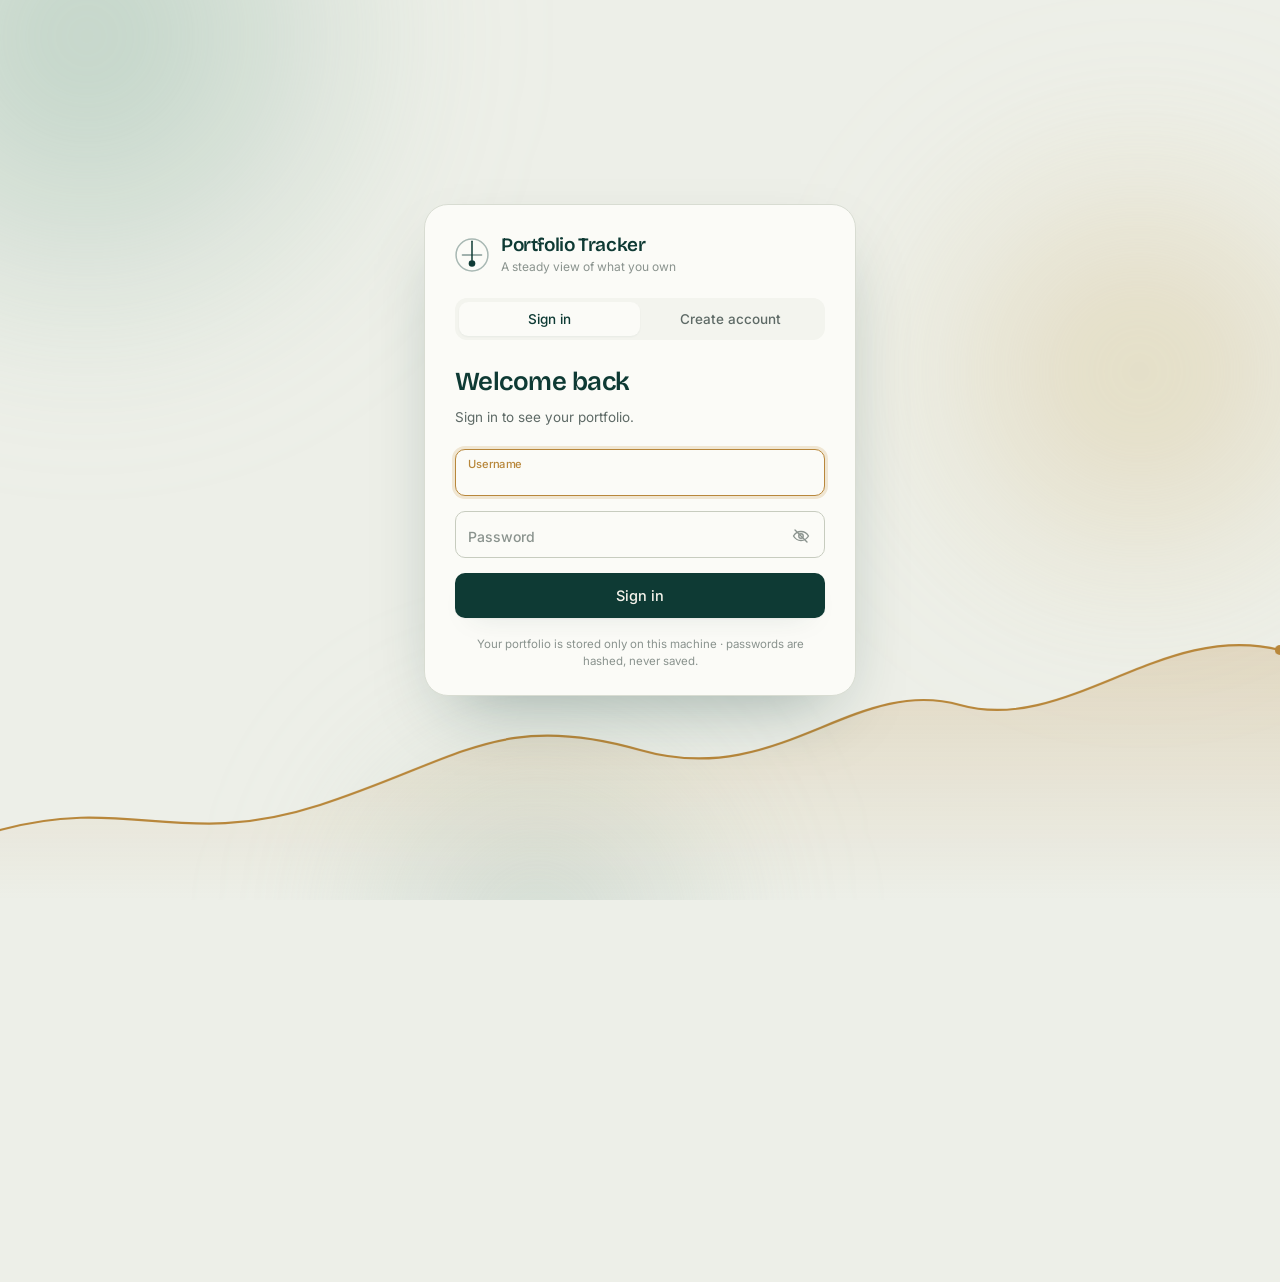
<file: frontend/index.html>
<!DOCTYPE html>
<html lang="en">
<head>
  <meta charset="utf-8">
  <meta name="viewport" content="width=device-width, initial-scale=1">
  <title>Portfolio Tracker</title>
  <meta name="description" content="A steady view of what you own — an NSE portfolio tracker with risk built in.">

  <!-- Fonts: Bricolage Grotesque (display + figures), Inter (UI), IBM Plex Mono (data) -->
  <link rel="preconnect" href="https://fonts.googleapis.com">
  <link rel="preconnect" href="https://fonts.gstatic.com" crossorigin>
  <link href="https://fonts.googleapis.com/css2?family=Bricolage+Grotesque:opsz,wght@12..96,400;12..96,500;12..96,600;12..96,700&family=IBM+Plex+Mono:wght@400;500;600&family=Inter:wght@400;450;500;600&display=swap" rel="stylesheet">

  <link rel="stylesheet" href="styles.css">
</head>
<body>
  <div class="grain" aria-hidden="true"></div>

  <!-- ========================= SIGN IN / CREATE ACCOUNT ========================= -->
  <div class="auth" id="authScreen" data-mode="login" hidden>
    <div class="auth__bg" aria-hidden="true">
      <span class="auth__orb auth__orb--a"></span>
      <span class="auth__orb auth__orb--b"></span>
      <span class="auth__orb auth__orb--c"></span>
      <svg class="auth__curve" viewBox="0 0 1200 320" preserveAspectRatio="none">
        <defs>
          <linearGradient id="authFill" x1="0" y1="0" x2="0" y2="1">
            <stop offset="0" stop-color="#B8873B" stop-opacity=".22"/>
            <stop offset="1" stop-color="#B8873B" stop-opacity="0"/>
          </linearGradient>
        </defs>
        <path class="auth__curve-fill" d="M0 250 C 120 215, 170 270, 300 225 S 470 130, 600 170 S 800 95, 900 125 S 1090 40, 1200 70 V320 H0 Z" fill="url(#authFill)"/>
        <path class="auth__curve-line" d="M0 250 C 120 215, 170 270, 300 225 S 470 130, 600 170 S 800 95, 900 125 S 1090 40, 1200 70"/>
        <circle class="auth__curve-dot" cx="1200" cy="70" r="5"/>
      </svg>
    </div>

    <div class="auth__card" role="dialog" aria-modal="true" aria-labelledby="authTitle">
      <div class="auth__brand">
        <span class="brand__mark" aria-hidden="true">
          <svg viewBox="0 0 32 32" width="34" height="34" fill="none">
            <circle cx="16" cy="16" r="15" stroke="currentColor" stroke-width="1.4" opacity=".35"/>
            <path d="M16 3v18" stroke="currentColor" stroke-width="1.4" stroke-linecap="round"/>
            <circle cx="16" cy="24" r="3.1" fill="currentColor"/>
            <path d="M7 16h18" stroke="currentColor" stroke-width="1.4" stroke-linecap="round" opacity=".5"/>
          </svg>
        </span>
        <div>
          <div class="auth__brand-name">Portfolio Tracker</div>
          <div class="auth__brand-tag">A steady view of what you own</div>
        </div>
      </div>

      <div class="auth__tabs" role="tablist" aria-label="Sign in or create an account">
        <button type="button" class="auth__tab is-active" role="tab" aria-selected="true" data-mode="login">Sign in</button>
        <button type="button" class="auth__tab" role="tab" aria-selected="false" data-mode="register">Create account</button>
        <span class="auth__ink" aria-hidden="true"></span>
      </div>

      <h1 class="auth__title" id="authTitle">Welcome back</h1>
      <p class="auth__sub" id="authSub">Sign in to see your portfolio.</p>

      <form id="authForm" novalidate>
        <div class="field fl">
          <input id="aUser" name="username" type="text" autocomplete="username" autocapitalize="off" spellcheck="false" placeholder=" " maxlength="30">
          <label for="aUser">Username</label>
          <p class="err" data-err="username"></p>
        </div>
        <div class="field fl fl--pw">
          <input id="aPass" name="password" type="password" autocomplete="current-password" placeholder=" ">
          <label for="aPass">Password</label>
          <button type="button" class="eye" id="aEye" aria-label="Show password"><svg viewBox="0 0 24 24" width="18" height="18" fill="none" stroke="currentColor" stroke-width="1.8" stroke-linecap="round" stroke-linejoin="round"><path class="eye-open" d="M2 12s3.5-6 10-6 10 6 10 6-3.5 6-10 6S2 12 2 12z"/><circle class="eye-open" cx="12" cy="12" r="3"/><path class="eye-slash" d="M4 4l16 16"/></svg></button>
          <p class="err" data-err="password"></p>
        </div>
        <div class="field fl" id="aConfirmWrap" hidden>
          <input id="aConfirm" name="confirm" type="password" autocomplete="new-password" placeholder=" ">
          <label for="aConfirm">Confirm password</label>
          <p class="err" data-err="confirm"></p>
        </div>
        <div class="pw-meter" id="aMeter" data-level="0" hidden><span></span><b></b></div>

        <p class="auth__error" id="authError" role="alert" hidden></p>

        <button type="submit" class="btn btn--primary auth__submit" id="authSubmit">
          <span class="auth__submit-label">Sign in</span>
          <span class="auth__spinner" aria-hidden="true"></span>
          <svg class="auth__tick" viewBox="0 0 24 24" width="20" height="20" fill="none" stroke="currentColor" stroke-width="2.4" stroke-linecap="round" stroke-linejoin="round" aria-hidden="true"><path d="M5 12.5l4.5 4.5L19 7.5"/></svg>
        </button>
      </form>

      <p class="auth__foot">Your portfolio is stored only on this machine · passwords are hashed, never saved.</p>
    </div>
  </div>

  <!-- ========================= TOP BAR ========================= -->
  <header class="topbar">
    <div class="brand">
      <span class="brand__mark" aria-hidden="true">
        <!-- a steady horizon / plumb line -->
        <svg viewBox="0 0 32 32" width="30" height="30" fill="none">
          <circle cx="16" cy="16" r="15" stroke="currentColor" stroke-width="1.4" opacity=".35"/>
          <path d="M16 3v18" stroke="currentColor" stroke-width="1.4" stroke-linecap="round"/>
          <circle cx="16" cy="24" r="3.1" fill="currentColor"/>
          <path d="M7 16h18" stroke="currentColor" stroke-width="1.4" stroke-linecap="round" opacity=".5"/>
        </svg>
      </span>
      <span class="brand__tag">A steady view of what you own</span>
    </div>

    <div class="topbar__right">
      <div class="market-ticker" id="marketTicker" aria-label="Live market indices"></div>
      <button class="btn btn--primary" id="addBtn">
        <svg viewBox="0 0 24 24" width="16" height="16" fill="none" stroke="currentColor" stroke-width="2" stroke-linecap="round"><path d="M12 5v14M5 12h14"/></svg>
        Add holding
      </button>

      <!-- signed-in user chip + menu (filled by auth.js) -->
      <div class="user" id="userMenu" hidden>
        <button class="user__chip" id="userChip" aria-haspopup="menu" aria-expanded="false">
          <span class="user__avatar" id="userAvatar">?</span>
          <span class="user__name" id="userName"></span>
          <svg viewBox="0 0 24 24" width="14" height="14" fill="none" stroke="currentColor" stroke-width="2" stroke-linecap="round" aria-hidden="true"><path d="M6 9l6 6 6-6"/></svg>
        </button>
        <div class="user__menu" id="userDropdown" role="menu" hidden>
          <button type="button" role="menuitem" id="pwBtn">
            <svg viewBox="0 0 24 24" width="16" height="16" fill="none" stroke="currentColor" stroke-width="1.8" stroke-linecap="round" aria-hidden="true"><rect x="4" y="10" width="16" height="10" rx="2"/><path d="M8 10V7a4 4 0 0 1 8 0v3"/></svg>
            Change password
          </button>
          <button type="button" role="menuitem" id="signOutBtn">
            <svg viewBox="0 0 24 24" width="16" height="16" fill="none" stroke="currentColor" stroke-width="1.8" stroke-linecap="round" aria-hidden="true"><path d="M10 4H5v16h5M14 8l4 4-4 4M18 12H9"/></svg>
            Sign out
          </button>
        </div>
      </div>
    </div>
  </header>

  <main class="wrap">

    <!-- ========================= HERO ========================= -->
    <section class="hero" aria-labelledby="heroLabel">
      <div class="hero__left">
        <p class="eyebrow" id="heroLabel">Portfolio value <span class="eyebrow__market" id="heroMarket"></span></p>
        <div class="hero__value">
          <span class="hero__cur">₹</span><span class="hero__num tnum" id="heroValue">0</span>
        </div>
        <div class="hero__meta">
          <span class="chip" id="heroDay"></span>
          <span class="hero__sep" aria-hidden="true">·</span>
          <span class="hero__total" id="heroTotal"></span>
        </div>
      </div>
      <div class="hero__right">
        <div class="spark" id="spark" aria-label="Portfolio value trend, last 30 sessions"></div>
        <p class="spark__cap">30-session trend</p>
      </div>
    </section>

    <!-- ========================= STAT STRIP ========================= -->
    <section class="strip" id="statStrip" aria-label="Portfolio summary metrics"></section>

    <!-- ========================= ALLOCATION RIBBON (signature) ========================= -->
    <section class="panel ribbon-panel" aria-labelledby="allocLabel">
      <div class="panel__head">
        <div>
          <h2 class="panel__title" id="allocLabel">Allocation</h2>
          <p class="panel__sub">Everything you hold, read as one band — by market value</p>
        </div>
        <span class="panel__hint tnum" id="ribbonTotal"></span>
      </div>
      <div class="ribbon" id="ribbon" role="img" aria-label="Portfolio allocation by holding"></div>
      <div class="ribbon__legend" id="ribbonLegend"></div>
    </section>

    <!-- ========================= HOLDINGS + SIDE ========================= -->
    <div class="columns">
      <!-- Holdings table -->
      <section class="panel" aria-labelledby="holdLabel">
        <div class="panel__head">
          <div>
            <h2 class="panel__title" id="holdLabel">Holdings</h2>
            <p class="panel__sub" id="holdCount">—</p>
          </div>
        </div>
        <div class="table-scroll">
          <table class="tbl" id="holdingsTable">
            <thead>
              <tr>
                <th class="tbl__l">Stock</th>
                <th>Qty</th>
                <th>Avg cost</th>
                <th>LTP</th>
                <th>Invested</th>
                <th>Market value</th>
                <th>P&amp;L</th>
                <th>Return</th>
                <th class="tbl__c">·</th>
              </tr>
            </thead>
            <tbody id="holdingsBody"></tbody>
          </table>
        </div>
        <div class="empty" id="holdingsEmpty" hidden>
          <div class="empty__icon" aria-hidden="true">
            <svg viewBox="0 0 24 24" width="26" height="26" fill="none" stroke="currentColor" stroke-width="1.5" stroke-linecap="round" stroke-linejoin="round"><path d="M3 7h18M3 12h18M3 17h18"/></svg>
          </div>
          <p class="empty__title">No holdings yet</p>
          <p class="empty__sub">Add your first NSE position to start tracking market value and returns.</p>
          <button class="btn btn--ghost" id="addBtnEmpty">Add holding</button>
        </div>
      </section>

      <!-- Side: sector donut + returns -->
      <aside class="side">
        <section class="panel" aria-labelledby="sectorLabel">
          <div class="panel__head panel__head--tight">
            <div>
              <h2 class="panel__title" id="sectorLabel">Sector mix</h2>
              <p class="panel__sub">Where your money sits</p>
            </div>
          </div>
          <div class="donut-wrap">
            <div class="donut" id="donut"></div>
            <ul class="donut__legend" id="donutLegend"></ul>
          </div>
        </section>

        <section class="panel" aria-labelledby="retLabel">
          <div class="panel__head panel__head--tight">
            <div>
              <h2 class="panel__title" id="retLabel">Return by holding</h2>
              <p class="panel__sub">Unrealised, since you bought</p>
            </div>
          </div>
          <div class="returns" id="returns"></div>
        </section>
      </aside>
    </div>

    <!-- ========================= CLOSED POSITIONS ========================= -->
    <section class="panel" aria-labelledby="closedLabel">
      <div class="panel__head">
        <div>
          <h2 class="panel__title" id="closedLabel">Closed positions</h2>
          <p class="panel__sub">Realised, booked history</p>
        </div>
        <span class="panel__hint tnum" id="closedTotal"></span>
      </div>
      <div class="table-scroll">
        <table class="tbl tbl--closed" id="closedTable">
          <thead>
            <tr>
              <th class="tbl__l">Stock</th>
              <th>Qty</th>
              <th>Buy</th>
              <th>Sell</th>
              <th>Booked P&amp;L</th>
              <th class="tbl__r">Closed</th>
            </tr>
          </thead>
          <tbody id="closedBody"></tbody>
        </table>
      </div>
      <div class="empty empty--sm" id="closedEmpty" hidden>
        <p class="empty__sub">Nothing sold yet. Booked profit and loss will show here.</p>
      </div>
    </section>

    <!-- ========================= STRATEGY BACKTEST (Module 2) ========================= -->
    <section class="panel bt-panel" id="backtestPanel" aria-labelledby="btLabel">
      <button type="button" class="bt-toggle" id="btToggle" aria-expanded="false" aria-controls="btBody">
        <span class="bt-toggle__lead">
          <span class="bt-toggle__ic" aria-hidden="true">
            <svg viewBox="0 0 24 24" width="19" height="19" fill="none" stroke="currentColor" stroke-width="1.7" stroke-linecap="round" stroke-linejoin="round"><path d="M3 3v18h18"/><path d="M7 14l4-5 3 3 5-7"/></svg>
          </span>
          <span class="bt-toggle__txt">
            <span class="panel__title" id="btLabel">Strategy backtest</span>
            <span class="panel__sub">Test an SMA crossover against buy-and-hold on NSE daily prices</span>
          </span>
        </span>
        <span class="bt-toggle__cta">
          <span class="bt-toggle__hint" id="btToggleHint">Open</span>
          <span class="bt-toggle__chev" aria-hidden="true">
            <svg viewBox="0 0 24 24" width="18" height="18" fill="none" stroke="currentColor" stroke-width="2" stroke-linecap="round" stroke-linejoin="round"><path d="m6 9 6 6 6-6"/></svg>
          </span>
        </span>
      </button>

      <div class="bt-body" id="btBody" hidden>
        <form id="btForm" class="bt-form" novalidate>
          <div class="field">
            <label for="btTicker">Stock</label>
            <input id="btTicker" list="btTickerList" type="text" placeholder="e.g. RELIANCE" autocomplete="off" spellcheck="false">
            <datalist id="btTickerList"></datalist>
            <p class="err" data-err="ticker"></p>
          </div>
          <div class="field">
            <label for="btShort">Short SMA</label>
            <input id="btShort" type="number" min="2" step="1" value="20" class="tnum">
            <p class="err" data-err="short"></p>
          </div>
          <div class="field">
            <label for="btLong">Long SMA</label>
            <input id="btLong" type="number" min="3" step="1" value="50" class="tnum">
            <p class="err" data-err="long"></p>
          </div>
          <div class="field">
            <label for="btCapital">Capital (₹)</label>
            <input id="btCapital" type="number" min="1" step="1000" value="100000" class="tnum">
            <p class="err" data-err="capital"></p>
          </div>
          <div class="field">
            <label for="btFrom">From</label>
            <input id="btFrom" type="date" class="tnum">
          </div>
          <div class="field">
            <label for="btTo">To</label>
            <input id="btTo" type="date" class="tnum">
          </div>
          <div class="bt-form__run">
            <button type="submit" class="btn btn--primary" id="btRun">Run backtest</button>
          </div>
        </form>

        <div class="bt-presets" id="btPresets" aria-label="Quick presets">
          <span class="bt-presets__lbl">Presets</span>
          <button type="button" class="bt-chip" data-preset="20,50">Golden 20 / 50</button>
          <button type="button" class="bt-chip" data-preset="50,200">Classic 50 / 200</button>
          <button type="button" class="bt-chip" data-preset="10,30">Fast 10 / 30</button>
        </div>

        <p class="bt-note" id="btNote" hidden></p>

        <div class="bt-empty" id="btEmpty">
          <div class="empty__icon" aria-hidden="true">
            <svg viewBox="0 0 24 24" width="24" height="24" fill="none" stroke="currentColor" stroke-width="1.5" stroke-linecap="round" stroke-linejoin="round"><path d="M3 3v18h18"/><path d="M7 14l4-5 3 3 5-7"/></svg>
          </div>
          <p class="empty__title">Run a backtest</p>
          <p class="empty__sub">Pick a stock and parameters, then run it to see whether the SMA strategy would have beaten simply holding.</p>
        </div>

        <div class="bt-results" id="btResults" hidden>
          <div class="bt-recap" id="btRecap"></div>
          <div class="bt-verdict" id="btVerdict"></div>
          <div class="bt-compare" id="btCompare"></div>
          <div class="bt-stats" id="btStats"></div>
          <div class="bt-chart">
            <div class="bt-chart__head">
              <span class="bt-chart__title">Portfolio value over time</span>
              <div class="bt-legend" id="btLegend"></div>
            </div>
            <div class="bt-chart__svg" id="btChart"></div>
          </div>
          <div class="bt-trades">
            <div class="bt-trades__head">
              <span class="bt-chart__title">Trade log</span>
              <span class="panel__sub" id="btTradesCount"></span>
            </div>
            <div class="table-scroll">
              <table class="tbl" id="btTradesTable">
                <thead>
                  <tr>
                    <th class="tbl__l">Trade date</th>
                    <th>Action</th>
                    <th>Price</th>
                    <th>Shares</th>
                    <th class="tbl__r">Profit</th>
                  </tr>
                </thead>
                <tbody id="btTradesBody"></tbody>
              </table>
            </div>
          </div>
        </div>
      </div>
    </section>

    <footer class="foot">
      <span>Module 1 — Portfolio Tracking · Module 2 — Strategy Backtesting</span>
      <span class="foot__mock" id="footMock"></span>
    </footer>
  </main>

  <!-- ========================= ADD / EDIT MODAL ========================= -->
  <div class="modal" id="formModal" hidden>
    <div class="modal__scrim" data-close></div>
    <div class="modal__card" role="dialog" aria-modal="true" aria-labelledby="formTitle">
      <div class="modal__head">
        <div>
          <h3 class="modal__title" id="formTitle">Add holding</h3>
          <p class="modal__sub" id="formSub">Record a new position in your portfolio.</p>
        </div>
        <button class="icon-btn" data-close aria-label="Close">
          <svg viewBox="0 0 24 24" width="18" height="18" fill="none" stroke="currentColor" stroke-width="2" stroke-linecap="round"><path d="M18 6 6 18M6 6l12 12"/></svg>
        </button>
      </div>

      <form id="holdingForm" novalidate>
        <div class="field">
          <label for="fTicker">Stock</label>
          <input id="fTicker" name="ticker" list="fTickerList" type="text" placeholder="Type a symbol, e.g. RELIANCE" autocomplete="off" spellcheck="false">
          <datalist id="fTickerList"></datalist>
          <p class="err" data-err="ticker"></p>
        </div>

        <div class="field-row">
          <div class="field">
            <label for="fQty" id="lblQty">Quantity</label>
            <input id="fQty" name="quantity" type="number" min="1" step="1" inputmode="numeric" placeholder="0" class="tnum">
            <p class="err" data-err="quantity"></p>
          </div>
          <div class="field">
            <label for="fAvg" id="lblAvg">Avg cost (₹)</label>
            <input id="fAvg" name="avgBuyPrice" type="number" min="0" step="0.05" inputmode="decimal" placeholder="0.00" class="tnum">
            <p class="err" data-err="avgBuyPrice"></p>
          </div>
        </div>

        <div class="field">
          <label for="fDate" id="lblDate">Purchase date</label>
          <input id="fDate" name="purchaseDate" type="date" class="tnum">
          <p class="err" data-err="purchaseDate"></p>
        </div>

        <div class="form-preview" id="formPreview" hidden></div>

        <div class="modal__actions">
          <button type="button" class="btn btn--ghost" data-close>Cancel</button>
          <button type="submit" class="btn btn--primary" id="formSubmit">Add holding</button>
        </div>
      </form>
    </div>
  </div>

  <!-- ========================= SELL MODAL ========================= -->
  <div class="modal" id="sellModal" hidden>
    <div class="modal__scrim" data-close-sell></div>
    <div class="modal__card modal__card--sm" role="dialog" aria-modal="true" aria-labelledby="sellTitle">
      <div class="modal__head">
        <div>
          <h3 class="modal__title" id="sellTitle">Sell</h3>
          <p class="modal__sub" id="sellSub"></p>
        </div>
        <button class="icon-btn" data-close-sell aria-label="Close">
          <svg viewBox="0 0 24 24" width="18" height="18" fill="none" stroke="currentColor" stroke-width="2" stroke-linecap="round"><path d="M18 6 6 18M6 6l12 12"/></svg>
        </button>
      </div>

      <form id="sellForm" novalidate>
        <div class="field-row">
          <div class="field">
            <label for="sQty">Quantity</label>
            <input id="sQty" name="quantity" type="number" min="1" step="1" inputmode="numeric" class="tnum">
            <p class="err" data-err="sQty"></p>
          </div>
          <div class="field">
            <label for="sPrice">Sell price (₹)</label>
            <input id="sPrice" name="sellPrice" type="number" min="0" step="0.05" inputmode="decimal" class="tnum">
            <p class="err" data-err="sPrice"></p>
          </div>
        </div>

        <div class="sell-preview">
          <span>Booked P&amp;L</span>
          <span class="tnum" id="sellPreview">—</span>
        </div>

        <div class="modal__actions">
          <button type="button" class="btn btn--ghost" data-close-sell>Cancel</button>
          <button type="submit" class="btn btn--sell" id="sellSubmit">Book sale</button>
        </div>
      </form>
    </div>
  </div>

  <!-- ========================= CHANGE PASSWORD MODAL ========================= -->
  <div class="modal" id="pwModal" hidden>
    <div class="modal__scrim" data-close-pw></div>
    <div class="modal__card modal__card--sm" role="dialog" aria-modal="true" aria-labelledby="pwTitle">
      <div class="modal__head">
        <div>
          <h3 class="modal__title" id="pwTitle">Change password</h3>
          <p class="modal__sub">Choose something at least 8 characters long.</p>
        </div>
        <button class="icon-btn" data-close-pw aria-label="Close">
          <svg viewBox="0 0 24 24" width="18" height="18" fill="none" stroke="currentColor" stroke-width="2" stroke-linecap="round"><path d="M18 6 6 18M6 6l12 12"/></svg>
        </button>
      </div>

      <form id="pwForm" novalidate>
        <div class="field">
          <label for="pCurrent">Current password</label>
          <input id="pCurrent" type="password" autocomplete="current-password">
          <p class="err" data-err="current"></p>
        </div>
        <div class="field">
          <label for="pNew">New password</label>
          <input id="pNew" type="password" autocomplete="new-password">
          <div class="pw-meter" id="pMeter" data-level="0"><span></span><b></b></div>
          <p class="err" data-err="new"></p>
        </div>
        <div class="field">
          <label for="pConfirm">Confirm new password</label>
          <input id="pConfirm" type="password" autocomplete="new-password">
          <p class="err" data-err="confirm"></p>
        </div>
        <div class="modal__actions">
          <button type="button" class="btn btn--ghost" data-close-pw>Cancel</button>
          <button type="submit" class="btn btn--primary auth__submit" id="pwSubmit">
            <span class="auth__submit-label">Update password</span>
            <span class="auth__spinner" aria-hidden="true"></span>
          </button>
        </div>
      </form>
      <div class="pw-done" id="pwDone" hidden>
        <svg viewBox="0 0 48 48" width="52" height="52" fill="none" aria-hidden="true">
          <circle class="pw-done__ring" cx="24" cy="24" r="21" stroke="currentColor" stroke-width="2"/>
          <path class="pw-done__tick" d="M14 25l7 7 13-14" stroke="currentColor" stroke-width="2.6" stroke-linecap="round" stroke-linejoin="round"/>
        </svg>
        <p>Password updated</p>
      </div>
    </div>
  </div>

  <script src="config.js"></script>
  <script src="auth.js"></script>
  <script src="app.js"></script>
  <script src="backtest.js"></script>
</body>
</html>
</file>
<file: frontend/styles.css>
/* =============================================================================
   Portfolio Tracker
   Design language: "the calm ledger" — deep teal ink + brass gold on warm mist.
   Numbers are the hero; the allocation ribbon is the signature.
   ========================================================================== */

:root{
  /* ---- palette ---- */
  --mist:        #EDEFE8;   /* warm-cool background */
  --mist-2:      #E4E7DE;   /* recessed fill */
  --surface:     #FBFBF7;   /* card */
  --surface-2:   #F3F4EE;   /* subtle inner fill */
  --ink:         #0E3A34;   /* deep teal — primary text + brand */
  --ink-soft:    #2A5049;   /* headings on surface */
  --muted:       #5E6A66;   /* secondary text */
  --faint:       #8A938E;   /* tertiary / captions */
  --line:        #D8DCD2;   /* hairline */
  --line-strong: #C7CCBF;
  --gold:        #B8873B;   /* brass accent — Indian wealth */
  --gold-soft:   #F0E6D2;
  --gold-line:   #DCC79A;
  --gain:        #2F7D5B;   /* muted jade */
  --gain-soft:   #E1EDE5;
  --loss:        #B4553F;   /* muted clay */
  --loss-soft:   #F2E2DC;

  /* holding / sector series — calm jewel tones */
  --c1:#0E3A34; --c2:#2F7D5B; --c3:#B8873B; --c4:#7C6BA0; --c5:#3E6E8E;
  --c6:#B4553F; --c7:#5C8A72; --c8:#9A7B4F; --c9:#4A6C6F; --c10:#8E5D6B;

  /* ---- type ---- */
  --display: "Bricolage Grotesque", ui-sans-serif, system-ui, sans-serif;
  --body:    "Inter", ui-sans-serif, system-ui, sans-serif;
  --mono:    "IBM Plex Mono", ui-monospace, monospace;

  /* ---- form ---- */
  --r:   16px;
  --r-sm:10px;
  --shadow:   0 1px 2px rgba(14,58,52,.05), 0 10px 30px -18px rgba(14,58,52,.28);
  --shadow-lg:0 30px 70px -30px rgba(14,58,52,.40);
  --maxw: 1200px;
}

*{ box-sizing:border-box; }
[hidden]{ display:none !important; }  /* class display rules must not override hidden */
html{ -webkit-text-size-adjust:100%; }
body{
  margin:0;
  background:var(--mist);
  color:var(--ink);
  font-family:var(--body);
  font-size:15px;
  line-height:1.5;
  -webkit-font-smoothing:antialiased;
  text-rendering:optimizeLegibility;
}
h1,h2,h3,p{ margin:0; }
button{ font-family:inherit; }
.tnum{ font-variant-numeric:tabular-nums; font-feature-settings:"tnum" 1; }

/* faint paper grain so flat fills don't read as sterile */
.grain{
  position:fixed; inset:0; z-index:0; pointer-events:none; opacity:.5;
  background-image:radial-gradient(rgba(14,58,52,.045) .5px, transparent .5px);
  background-size:4px 4px;
}

/* ============================ TOP BAR ============================ */
.topbar{
  position:relative; z-index:2;
  max-width:var(--maxw); margin:0 auto;
  display:flex; align-items:center; justify-content:space-between; gap:24px;
  padding:22px 28px 6px;
}
.brand{ display:flex; align-items:center; gap:12px; min-width:0; }
.brand__mark{ color:var(--ink); display:inline-flex; }
.brand__word{
  font-family:var(--display); font-weight:600; font-size:23px; letter-spacing:-.02em;
  color:var(--ink); display:inline-flex; align-items:baseline; gap:7px; line-height:1;
}
.brand__deva{
  font-family:var(--body); font-weight:500; font-size:13px; color:var(--gold);
  letter-spacing:0; transform:translateY(-1px);
}
.brand__tag{
  font-size:13px; color:var(--faint); padding-left:13px; margin-left:2px;
  border-left:1px solid var(--line-strong);
}
.topbar__right{ display:flex; align-items:center; gap:18px; }

.market-ticker{ display:flex; gap:16px; }
.mi{ display:flex; flex-direction:column; align-items:flex-end; line-height:1.15; }
.mi__name{ font-family:var(--mono); font-size:10.5px; letter-spacing:.08em; text-transform:uppercase; color:var(--faint); }
.mi__val{ font-size:13px; font-weight:600; }
.mi__val small{ font-weight:500; font-size:11.5px; margin-left:4px; }

/* ============================ BUTTONS ============================ */
.btn{
  display:inline-flex; align-items:center; gap:8px;
  padding:10px 16px; border-radius:var(--r-sm); border:1px solid transparent;
  font-size:14px; font-weight:500; cursor:pointer; white-space:nowrap;
  transition:transform .15s ease, filter .15s ease, background .15s ease, border-color .15s ease;
}
.btn:active{ transform:translateY(.5px) scale(.99); }
.btn--primary{ background:var(--ink); color:#F6F4EC; box-shadow:var(--shadow); }
.btn--primary:hover{ filter:brightness(1.12); }
.btn--sell{ background:var(--gain); color:#fff; }
.btn--sell:hover{ filter:brightness(1.08); }
.btn--ghost{ background:var(--surface); color:var(--ink); border-color:var(--line-strong); }
.btn--ghost:hover{ background:var(--surface-2); }

/* ============================ LAYOUT ============================ */
.wrap{
  position:relative; z-index:1;
  max-width:var(--maxw); margin:0 auto; padding:14px 28px 64px;
  display:flex; flex-direction:column; gap:22px;
}
.eyebrow{
  font-family:var(--mono); font-size:11px; letter-spacing:.14em; text-transform:uppercase;
  color:var(--muted); display:flex; align-items:center; gap:10px;
}
.eyebrow__market{
  color:var(--gold); font-size:10px; letter-spacing:.1em;
  padding:2px 7px; border:1px solid var(--gold-line); border-radius:20px; background:var(--gold-soft);
}

/* ============================ HERO ============================ */
.hero{
  display:flex; align-items:flex-end; justify-content:space-between; gap:32px;
  padding:14px 4px 26px; border-bottom:1px solid var(--line);
}
.hero__left{ min-width:0; }
.hero__value{ display:flex; align-items:baseline; gap:4px; margin-top:12px; color:var(--ink); }
.hero__cur{ font-family:var(--display); font-weight:500; font-size:clamp(28px,4vw,42px); color:var(--gold); }
.hero__num{
  font-family:var(--display); font-weight:600;
  font-size:clamp(46px,9vw,86px); line-height:.9; letter-spacing:-.03em;
}
.hero__meta{ display:flex; align-items:center; gap:12px; margin-top:16px; flex-wrap:wrap; }
.hero__sep{ color:var(--faint); }
.hero__total{ font-size:14px; color:var(--muted); }
.hero__total b{ font-weight:600; }
.chip{
  display:inline-flex; align-items:center; gap:6px;
  font-size:13.5px; font-weight:600; padding:5px 11px; border-radius:20px;
}
.chip--up{ color:var(--gain); background:var(--gain-soft); }
.chip--down{ color:var(--loss); background:var(--loss-soft); }

.hero__right{ flex-shrink:0; display:flex; flex-direction:column; align-items:flex-end; gap:6px; }
.spark{ width:clamp(200px,26vw,320px); height:82px; }
.spark svg{ width:100%; height:100%; overflow:visible; }
.spark__cap{ font-family:var(--mono); font-size:10px; letter-spacing:.1em; text-transform:uppercase; color:var(--faint); }

/* ============================ STAT STRIP ============================ */
.strip{
  display:grid; grid-template-columns:repeat(5,1fr);
  background:var(--surface); border:1px solid var(--line); border-radius:var(--r);
  box-shadow:var(--shadow); overflow:hidden;
}
.stat{ padding:18px 20px; position:relative; }
.stat + .stat::before{
  content:""; position:absolute; left:0; top:16px; bottom:16px; width:1px;
  background:linear-gradient(var(--line),var(--gold-line),var(--line));
}
.stat__label{
  font-family:var(--mono); font-size:10px; letter-spacing:.1em; text-transform:uppercase;
  color:var(--faint); display:flex; align-items:center; gap:6px; margin-bottom:9px;
}
.stat__value{ font-family:var(--display); font-size:23px; font-weight:600; letter-spacing:-.02em; line-height:1; }
.stat__sub{ font-size:12px; color:var(--muted); margin-top:6px; }
.stat__value.up, .stat__sub.up{ color:var(--gain); }
.stat__value.down, .stat__sub.down{ color:var(--loss); }

/* ============================ PANELS ============================ */
.panel{
  background:var(--surface); border:1px solid var(--line); border-radius:var(--r);
  box-shadow:var(--shadow); padding:22px 24px;
}
.panel__head{ display:flex; align-items:flex-start; justify-content:space-between; gap:16px; margin-bottom:18px; }
.panel__head--tight{ margin-bottom:14px; }
.panel__title{ font-family:var(--display); font-size:17px; font-weight:600; letter-spacing:-.01em; color:var(--ink); }
.panel__sub{ font-size:12.5px; color:var(--muted); margin-top:3px; }
.panel__hint{ font-size:13px; color:var(--muted); }
.panel__hint b{ color:var(--ink); font-weight:600; }

/* ============================ ALLOCATION RIBBON (signature) ============================ */
.ribbon{ display:flex; width:100%; height:46px; border-radius:9px; overflow:hidden; background:var(--mist-2); }
.ribbon__seg{
  position:relative; height:100%; cursor:default;
  border-right:1.5px solid var(--gold-soft);
  transition:flex-basis .5s cubic-bezier(.2,.8,.2,1), filter .15s ease;
}
.ribbon__seg:last-child{ border-right:0; }
.ribbon__seg:hover{ filter:brightness(1.1) saturate(1.1); }
.ribbon__seg .tip{
  position:absolute; bottom:calc(100% + 8px); left:50%; transform:translateX(-50%) translateY(4px);
  background:var(--ink); color:#F4F2EA; font-size:11.5px; white-space:nowrap;
  padding:5px 9px; border-radius:7px; opacity:0; pointer-events:none;
  transition:opacity .15s ease, transform .15s ease; box-shadow:var(--shadow); z-index:5;
}
.ribbon__seg .tip b{ color:var(--gold-soft); }
.ribbon__seg:hover .tip{ opacity:1; transform:translateX(-50%) translateY(0); }
.ribbon__legend{ display:flex; flex-wrap:wrap; gap:8px 20px; margin-top:16px; }
.rl{ display:flex; align-items:center; gap:8px; font-size:12.5px; }
.rl__dot{ width:9px; height:9px; border-radius:3px; flex-shrink:0; }
.rl__t{ font-family:var(--mono); font-size:12px; color:var(--ink); font-weight:500; }
.rl__p{ color:var(--faint); font-size:11.5px; }

/* ============================ COLUMNS ============================ */
.columns{ display:grid; grid-template-columns:minmax(0,1.62fr) minmax(0,1fr); gap:22px; align-items:start; }
.side{ display:flex; flex-direction:column; gap:22px; }

/* ============================ TABLE ============================ */
.table-scroll{ overflow-x:auto; margin:0 -24px; padding:0 24px; }
.tbl{ width:100%; border-collapse:collapse; min-width:640px; }
.tbl thead th{
  font-family:var(--mono); font-size:10px; letter-spacing:.08em; text-transform:uppercase;
  color:var(--faint); font-weight:600; text-align:right; padding:0 12px 12px; white-space:nowrap;
}
.tbl thead th.tbl__l{ text-align:left; padding-left:0; }
.tbl thead th.tbl__c{ text-align:center; }
.tbl thead th.tbl__r{ padding-right:0; }
.tbl tbody tr{ border-top:1px solid var(--line); transition:background .14s ease; }
.tbl tbody tr:hover{ background:var(--surface-2); }
.tbl td{ padding:14px 12px; text-align:right; font-size:13.5px; white-space:nowrap; }
.tbl td.cell-stock{ text-align:left; padding-left:0; }
.tbl td.cell-actions{ text-align:center; padding-right:0; }

.stock{ display:flex; align-items:center; gap:10px; }
.chev{
  display:inline-flex; padding:5px; margin:-5px 0 -5px -4px; border:none; background:transparent;
  color:var(--faint); cursor:pointer; border-radius:7px; flex-shrink:0;
  transition:transform .18s ease, background .14s ease, color .14s ease;
}
.chev:hover{ background:var(--surface-2); color:var(--ink); }
.chev.is-open{ transform:rotate(90deg); color:var(--gold); }
.stock__tk{
  width:6px; height:30px; border-radius:3px; flex-shrink:0;
}

/* expandable read-only detail row */
.detail-row > td{ padding:0 !important; background:var(--surface-2); }
.detail{
  display:grid; grid-template-columns:repeat(auto-fit,minmax(150px,1fr)); gap:14px 24px;
  padding:18px 24px 20px 30px;
  border-left:3px solid var(--gold-line);
  animation:detailIn .2s ease;
}
@keyframes detailIn{ from{ opacity:0; transform:translateY(-4px);} to{ opacity:1; transform:none;} }
.detail__item{ display:flex; flex-direction:column; gap:3px; text-align:left; }
.detail__k{ font-family:var(--mono); font-size:10px; letter-spacing:.08em; text-transform:uppercase; color:var(--faint); }
.detail__v{ font-size:14px; color:var(--ink); font-weight:500; font-variant-numeric:tabular-nums; }
.detail__v.up{ color:var(--gain); } .detail__v.down{ color:var(--loss); }
.stock__meta{ display:flex; flex-direction:column; line-height:1.25; }
.stock__sym{ font-family:var(--mono); font-weight:600; font-size:13.5px; color:var(--ink); letter-spacing:.01em; }
.stock__sec{ font-size:11px; color:var(--faint); }
.muted-cell{ color:var(--muted); }

.pill{ display:inline-block; padding:3px 9px; border-radius:7px; font-size:12px; font-weight:600; }
.pill.up{ color:var(--gain); background:var(--gain-soft); }
.pill.down{ color:var(--loss); background:var(--loss-soft); }
.pl.up{ color:var(--gain); font-weight:600; }
.pl.down{ color:var(--loss); font-weight:600; }

.row-actions{ display:inline-flex; gap:2px; }
.icon-btn{
  display:inline-flex; padding:7px; border-radius:8px; border:1px solid transparent;
  background:transparent; color:var(--faint); cursor:pointer; transition:all .14s ease;
}
.icon-btn:hover{ background:var(--surface-2); color:var(--ink); border-color:var(--line); }
.icon-btn.is-sell:hover{ color:var(--gain); background:var(--gain-soft); }
.icon-btn.is-del:hover{ color:var(--loss); background:var(--loss-soft); }

.tbl--closed tfoot td, .closed-foot{ }
.closed-foot{
  border-top:1.5px solid var(--line-strong); background:var(--surface-2);
  font-weight:700; color:var(--ink);
}

/* ============================ EMPTY ============================ */
.empty{ display:flex; flex-direction:column; align-items:center; text-align:center; gap:6px; padding:46px 20px; }
.empty--sm{ padding:26px 20px; }
.empty__icon{
  width:50px; height:50px; display:grid; place-items:center; border-radius:14px;
  background:var(--surface-2); color:var(--faint); margin-bottom:6px;
}
.empty__title{ font-family:var(--display); font-size:15px; font-weight:600; color:var(--ink); }
.empty__sub{ font-size:13px; color:var(--muted); max-width:300px; }
.empty .btn{ margin-top:12px; }

/* ============================ DONUT ============================ */
.donut-wrap{ display:flex; align-items:center; gap:20px; flex-wrap:wrap; }
.donut{ position:relative; width:150px; height:150px; flex-shrink:0; }
.donut svg{ width:100%; height:100%; transform:rotate(-90deg); }
.donut__center{
  position:absolute; inset:0; display:flex; flex-direction:column; align-items:center; justify-content:center;
  text-align:center; pointer-events:none;
}
.donut__center b{ font-family:var(--display); font-size:19px; font-weight:600; color:var(--ink); line-height:1; }
.donut__center span{ font-family:var(--mono); font-size:9px; letter-spacing:.1em; text-transform:uppercase; color:var(--faint); margin-top:4px; }
.donut__legend{ list-style:none; margin:0; padding:0; display:flex; flex-direction:column; gap:9px; min-width:120px; flex:1; }
.donut__legend li{ display:flex; align-items:center; gap:9px; font-size:12.5px; }
.dl__dot{ width:9px; height:9px; border-radius:3px; flex-shrink:0; }
.dl__name{ color:var(--ink); }
.dl__pct{ margin-left:auto; font-variant-numeric:tabular-nums; color:var(--muted); font-weight:500; }

/* ============================ RETURNS BARS ============================ */
.returns{ display:flex; flex-direction:column; gap:11px; }
.ret{ display:grid; grid-template-columns:64px 1fr 58px; align-items:center; gap:10px; }
.ret__sym{ font-family:var(--mono); font-size:12px; font-weight:600; color:var(--ink); }
.ret__track{ position:relative; height:10px; background:var(--surface-2); border-radius:6px; }
.ret__mid{ position:absolute; top:-3px; bottom:-3px; left:50%; width:1px; background:var(--line-strong); }
.ret__fill{ position:absolute; top:0; height:100%; border-radius:6px; transition:width .6s cubic-bezier(.2,.8,.2,1); }
.ret__val{ text-align:right; font-variant-numeric:tabular-nums; font-size:12.5px; font-weight:600; }
.ret__val.up{ color:var(--gain); } .ret__val.down{ color:var(--loss); }

/* ============================ BACKTEST (Module 2) ============================ */
.bt-panel{ padding:0; overflow:hidden; }

/* collapsible header */
.bt-toggle{
  width:100%; display:flex; align-items:center; justify-content:space-between; gap:16px;
  padding:20px 24px; background:transparent; border:0; cursor:pointer; text-align:left;
  transition:background .14s ease;
}
.bt-toggle:hover{ background:var(--surface-2); }
.bt-toggle__lead{ display:flex; align-items:center; gap:14px; min-width:0; }
.bt-toggle__ic{
  display:grid; place-items:center; width:40px; height:40px; flex-shrink:0;
  border-radius:11px; background:var(--gold-soft); color:var(--gold); border:1px solid var(--gold-line);
}
.bt-toggle__txt{ display:flex; flex-direction:column; gap:3px; min-width:0; }
.bt-toggle__cta{ display:flex; align-items:center; gap:10px; flex-shrink:0; }
.bt-toggle__hint{ font-family:var(--mono); font-size:10px; letter-spacing:.1em; text-transform:uppercase; color:var(--faint); }
.bt-toggle__chev{ display:inline-flex; color:var(--muted); transition:transform .25s cubic-bezier(.2,.8,.2,1); }
.bt-toggle[aria-expanded="true"] .bt-toggle__chev{ transform:rotate(180deg); }
.bt-toggle[aria-expanded="true"] .bt-toggle__ic{ background:var(--ink); color:#F6F4EC; border-color:var(--ink); }

.bt-body{ padding:4px 24px 24px; border-top:1px solid var(--line); animation:btIn .28s ease; }
@keyframes btIn{ from{ opacity:0; transform:translateY(-6px);} to{ opacity:1; transform:none; } }

/* form */
.bt-form{
  display:grid; grid-template-columns:1.5fr .8fr .8fr 1fr 1fr 1fr auto;
  gap:14px; align-items:end; margin-top:18px;
}
.bt-form .field{ margin-bottom:0; }
.bt-form input{
  width:100%; padding:10px 12px; border:1px solid var(--line-strong); border-radius:var(--r-sm);
  background:var(--surface); font-family:inherit; font-size:14px; color:var(--ink);
  transition:border-color .14s ease, box-shadow .14s ease;
}
.bt-form input:focus{ outline:none; border-color:var(--gold); box-shadow:0 0 0 3px var(--gold-soft); }
.bt-form input.invalid{ border-color:var(--loss); box-shadow:0 0 0 3px var(--loss-soft); }
.bt-form label{ display:block; font-size:12.5px; font-weight:500; color:var(--muted); margin-bottom:6px; }
.bt-form__run .btn{ width:100%; justify-content:center; }
.bt-form__run .btn[disabled]{ opacity:.6; cursor:progress; }

/* presets */
.bt-presets{ display:flex; align-items:center; flex-wrap:wrap; gap:8px; margin-top:14px; }
.bt-presets__lbl{ font-family:var(--mono); font-size:10px; letter-spacing:.1em; text-transform:uppercase; color:var(--faint); margin-right:2px; }
.bt-chip{
  padding:6px 12px; border-radius:20px; border:1px solid var(--line-strong); background:var(--surface);
  font-family:inherit; font-size:12.5px; color:var(--ink-soft); cursor:pointer; transition:all .14s ease;
}
.bt-chip:hover{ border-color:var(--gold-line); background:var(--gold-soft); color:var(--ink); }

.bt-note{ margin-top:14px; font-size:12.5px; color:var(--muted); padding:11px 14px; background:var(--surface-2); border-radius:var(--r-sm); }
.bt-note.is-error{ color:var(--loss); background:var(--loss-soft); }

.bt-empty{ display:flex; flex-direction:column; align-items:center; text-align:center; gap:5px; padding:34px 20px 22px; }

.bt-results{ margin-top:22px; display:flex; flex-direction:column; gap:20px; }

/* params recap chips */
.bt-recap{ display:flex; flex-wrap:wrap; gap:8px; }
.bt-recap__chip{
  display:inline-flex; align-items:center; gap:6px; font-family:var(--mono); font-size:11.5px;
  padding:5px 10px; border-radius:7px; background:var(--surface-2); color:var(--ink-soft); border:1px solid var(--line);
}
.bt-recap__chip b{ color:var(--ink); font-weight:600; }

/* verdict banner */
.bt-verdict{ display:flex; align-items:center; gap:13px; padding:16px 18px; border-radius:var(--r-sm); }
.bt-verdict.win{ background:var(--gain-soft); }
.bt-verdict.lose{ background:var(--loss-soft); }
.bt-verdict__ic{
  display:grid; place-items:center; width:38px; height:38px; border-radius:11px; flex-shrink:0; color:#fff;
}
.bt-verdict.win .bt-verdict__ic{ background:var(--gain); }
.bt-verdict.lose .bt-verdict__ic{ background:var(--loss); }
.bt-verdict__txt{ display:flex; flex-direction:column; gap:2px; }
.bt-verdict__txt b{ font-family:var(--display); font-size:16px; font-weight:600; color:var(--ink); }
.bt-verdict__txt span{ font-size:13px; color:var(--muted); font-variant-numeric:tabular-nums; }

/* head-to-head comparison bars */
.bt-compare{ display:flex; flex-direction:column; gap:15px; padding:18px 20px; background:var(--surface-2); border:1px solid var(--line); border-radius:var(--r); }
.bt-cmp__top{ display:flex; align-items:baseline; justify-content:space-between; gap:12px; margin-bottom:7px; }
.bt-cmp__name{ display:flex; align-items:center; gap:8px; font-size:13px; font-weight:500; color:var(--ink-soft); }
.bt-cmp__dot{ width:10px; height:10px; border-radius:3px; flex-shrink:0; }
.bt-cmp__ret{ font-family:var(--display); font-size:16px; font-weight:600; font-variant-numeric:tabular-nums; }
.bt-cmp__ret.up{ color:var(--gain); } .bt-cmp__ret.down{ color:var(--loss); }
.bt-cmp__track{ height:13px; background:var(--mist-2); border-radius:7px; overflow:hidden; }
.bt-cmp__fill{ height:100%; border-radius:7px; transition:width .7s cubic-bezier(.2,.8,.2,1); }
.bt-cmp__foot{ margin-top:5px; font-size:11.5px; color:var(--faint); font-variant-numeric:tabular-nums; }

/* stat tiles */
.bt-stats{
  display:grid; grid-template-columns:repeat(auto-fit,minmax(150px,1fr)); gap:1px;
  background:var(--line); border:1px solid var(--line); border-radius:var(--r); overflow:hidden;
}
.bt-stat{ background:var(--surface); padding:15px 17px; }
.bt-stat__label{ font-family:var(--mono); font-size:10px; letter-spacing:.1em; text-transform:uppercase; color:var(--faint); margin-bottom:8px; }
.bt-stat__value{ font-family:var(--display); font-size:21px; font-weight:600; letter-spacing:-.02em; line-height:1; }
.bt-stat__value.up{ color:var(--gain); } .bt-stat__value.down{ color:var(--loss); }
.bt-stat__sub{ font-size:11.5px; color:var(--muted); margin-top:6px; }

/* chart */
.bt-chart__head{ display:flex; align-items:center; justify-content:space-between; gap:14px; margin-bottom:12px; flex-wrap:wrap; }
.bt-chart__title{ font-family:var(--display); font-size:15px; font-weight:600; color:var(--ink); }
.bt-legend{ display:flex; gap:16px; flex-wrap:wrap; }
.bt-lg{ display:flex; align-items:center; gap:7px; font-size:12.5px; color:var(--muted); }
.bt-lg__ln{ width:16px; height:3px; border-radius:2px; flex-shrink:0; }
.bt-chart__svg{ background:var(--surface); border:1px solid var(--line); border-radius:var(--r-sm); padding:10px 12px; }
.bt-chart__svg svg{ width:100%; height:auto; display:block; overflow:visible; }
.bt-chart__svg text.bt-axis{ font-family:var(--mono); font-size:10px; fill:var(--faint); }
.bt-chart__svg text.bt-note-txt{ font-family:var(--mono); font-size:10px; fill:var(--muted); }

/* trade log */
.bt-trades__head{ display:flex; align-items:baseline; justify-content:space-between; gap:12px; margin-bottom:10px; }

@media (max-width:940px){
  .bt-form{ grid-template-columns:1fr 1fr; }
  .bt-form__run{ grid-column:1 / -1; }
}
@media (max-width:520px){
  .bt-form{ grid-template-columns:1fr; }
  .bt-toggle__hint{ display:none; }
}

/* ============================ FOOTER ============================ */
.foot{
  display:flex; align-items:center; justify-content:space-between;
  font-family:var(--mono); font-size:11px; letter-spacing:.05em; color:var(--faint);
  padding-top:6px; border-top:1px solid var(--line);
}
.foot__mock{ display:inline-flex; align-items:center; gap:7px; }
.foot__mock::before{ content:""; width:7px; height:7px; border-radius:50%; background:var(--gold); box-shadow:0 0 0 3px var(--gold-soft); }

/* ============================ MODALS ============================ */
.modal{ position:fixed; inset:0; z-index:60; display:grid; place-items:center; padding:24px; }
.modal[hidden]{ display:none; }
.modal__scrim{ position:absolute; inset:0; background:rgba(14,40,36,.34); backdrop-filter:blur(5px); animation:fade .18s ease; }
.modal__card{
  position:relative; width:100%; max-width:452px; background:var(--surface);
  border:1px solid var(--line); border-radius:20px; box-shadow:var(--shadow-lg);
  padding:26px; animation:pop .22s cubic-bezier(.16,1,.3,1);
}
.modal__card--sm{ max-width:404px; }
.modal__head{ display:flex; align-items:flex-start; justify-content:space-between; gap:14px; margin-bottom:20px; }
.modal__title{ font-family:var(--display); font-size:19px; font-weight:600; color:var(--ink); }
.modal__sub{ font-size:12.5px; color:var(--muted); margin-top:4px; }

.field{ margin-bottom:15px; }
.field-row{ display:grid; grid-template-columns:1fr 1fr; gap:14px; }
.field label{ display:block; font-size:12.5px; font-weight:500; color:var(--muted); margin-bottom:6px; }
.field input, .field select{
  width:100%; padding:10px 12px; border:1px solid var(--line-strong); border-radius:var(--r-sm);
  background:var(--surface); font-family:inherit; font-size:14px; color:var(--ink);
  transition:border-color .14s ease, box-shadow .14s ease;
}
.field input:focus, .field select:focus{
  outline:none; border-color:var(--gold); box-shadow:0 0 0 3px var(--gold-soft);
}
.field input.invalid, .field select.invalid{ border-color:var(--loss); box-shadow:0 0 0 3px var(--loss-soft); }
.select-wrap{ position:relative; }
.select-wrap select{ appearance:none; cursor:pointer; padding-right:36px; }
.select-caret{ position:absolute; right:12px; top:50%; transform:translateY(-50%); color:var(--faint); pointer-events:none; }
#fTicker{ text-transform:uppercase; }
#fTicker::placeholder{ text-transform:none; letter-spacing:0; }
.err{ font-size:11.5px; color:var(--loss); margin-top:5px; min-height:0; }
.err:empty{ display:none; }

.form-preview{
  margin-top:2px; padding:12px 14px; border-radius:var(--r-sm);
  background:var(--gold-soft); border:1px solid var(--gold-line);
  font-size:12.5px; color:var(--ink-soft); line-height:1.5;
}
.form-preview b{ font-weight:600; color:var(--ink); font-variant-numeric:tabular-nums; }
.sell-preview{
  display:flex; align-items:center; justify-content:space-between; margin-top:4px;
  padding:12px 14px; border-radius:var(--r-sm); background:var(--surface-2);
  font-size:13px; color:var(--muted);
}
.sell-preview #sellPreview{ font-weight:600; font-size:15px; }
.sell-preview .up{ color:var(--gain); } .sell-preview .down{ color:var(--loss); }
.modal__actions{ display:flex; gap:10px; margin-top:22px; }
.modal__actions .btn{ flex:1; justify-content:center; }

/* ============================ MOTION ============================ */
@keyframes fade{ from{opacity:0} to{opacity:1} }
@keyframes pop{ from{opacity:0; transform:translateY(10px) scale(.97)} to{opacity:1; transform:none} }

:focus-visible{ outline:2px solid var(--gold); outline-offset:2px; border-radius:4px; }

@media (prefers-reduced-motion:reduce){
  *{ animation-duration:.001ms !important; transition-duration:.001ms !important; }
}

/* ============================ RESPONSIVE ============================ */
@media (max-width:940px){
  .columns{ grid-template-columns:1fr; }
  .strip{ grid-template-columns:repeat(3,1fr); }
  .stat:nth-child(4)::before,
  .stat:nth-child(4), .stat:nth-child(5){ }
  .stat:nth-child(3)::before{ } /* keep dividers simple on wrap */
  .brand__tag{ display:none; }
}
@media (max-width:720px){
  .topbar{ flex-wrap:wrap; gap:14px; padding:18px 18px 4px; }
  .market-ticker{ order:3; width:100%; justify-content:flex-start; gap:22px; }
  .wrap{ padding:12px 18px 52px; }
  .hero{ flex-direction:column; align-items:stretch; gap:22px; }
  .hero__right{ align-items:flex-start; }
  .strip{ grid-template-columns:repeat(2,1fr); }
  .stat::before{ display:none; }
  .stat{ border-top:1px solid var(--line); }
  .stat:nth-child(1), .stat:nth-child(2){ border-top:0; }
}
@media (max-width:420px){
  .strip{ grid-template-columns:1fr; }
  .stat{ border-top:1px solid var(--line); }
  .stat:nth-child(1){ border-top:0; }
}


/* ============================ SIGN IN SCREEN ============================ */
/* The dashboard is hidden (not removed) while the screen is up, so the
   sign-in -> dashboard hand-over is one smooth reveal rather than a reload.  */
body.is-locked .topbar, body.is-locked .wrap{ visibility:hidden; }
body.is-unlocking .topbar, body.is-unlocking .wrap{ animation:reveal .8s cubic-bezier(.16,1,.3,1) both; }
@keyframes reveal{ from{ opacity:0; transform:translateY(14px) scale(.985);} to{ opacity:1; transform:none;} }

.auth{
  position:fixed; inset:0; z-index:80; display:grid; place-items:center; padding:24px;
  background:var(--mist); overflow:hidden;
}
.auth.is-leaving{ animation:authOut .56s cubic-bezier(.4,0,.2,1) forwards; }
@keyframes authOut{ to{ opacity:0; transform:scale(1.035); } }

/* --- animated backdrop: three slow orbs + a line that draws itself --- */
.auth__bg{ position:absolute; inset:0; pointer-events:none; }
.auth__orb{
  position:absolute; border-radius:50%; filter:blur(70px); opacity:.55; mix-blend-mode:multiply;
  animation:drift 22s ease-in-out infinite alternate;
}
.auth__orb--a{ width:52vmax; height:52vmax; left:-14vmax; top:-18vmax; background:radial-gradient(circle at 40% 40%, #9FC5B7, transparent 62%); }
.auth__orb--b{ width:46vmax; height:46vmax; right:-12vmax; top:6vmax; background:radial-gradient(circle at 50% 50%, #E9D3A3, transparent 62%); animation-duration:27s; animation-delay:-8s; }
.auth__orb--c{ width:40vmax; height:40vmax; left:22vmax; bottom:-22vmax; background:radial-gradient(circle at 50% 50%, #BFD3CC, transparent 62%); animation-duration:31s; animation-delay:-15s; }
@keyframes drift{
  0%  { transform:translate3d(0,0,0) scale(1); }
  50% { transform:translate3d(6vmax,-4vmax,0) scale(1.08); }
  100%{ transform:translate3d(-4vmax,5vmax,0) scale(.96); }
}
.auth__curve{ position:absolute; left:0; right:0; bottom:0; width:100%; height:min(38vh,320px); }
.auth__curve-line{
  fill:none; stroke:var(--gold); stroke-width:2.2; stroke-linecap:round;
  stroke-dasharray:1700; stroke-dashoffset:1700; animation:draw 2.6s cubic-bezier(.4,0,.2,1) .35s forwards;
}
.auth__curve-fill{ opacity:0; animation:fade 1.2s ease 2.2s forwards; }
.auth__curve-dot{ fill:var(--gold); opacity:0; animation:fade .4s ease 2.8s forwards, pulse 2.4s ease-in-out 3.2s infinite; transform-origin:1200px 70px; }
@keyframes draw{ to{ stroke-dashoffset:0; } }
@keyframes pulse{ 0%,100%{ transform:scale(1);} 50%{ transform:scale(1.6); opacity:.55;} }

/* --- the card --- */
.auth__card{
  position:relative; width:100%; max-width:432px; background:var(--surface);
  border:1px solid var(--line); border-radius:24px; box-shadow:var(--shadow-lg);
  padding:30px 30px 24px; animation:cardIn .7s cubic-bezier(.16,1,.3,1) both;
}
@keyframes cardIn{ from{ opacity:0; transform:translateY(22px) scale(.97);} to{ opacity:1; transform:none;} }
.auth__card.is-shaking{ animation:shake .42s cubic-bezier(.36,.07,.19,.97) both; }
@keyframes shake{
  10%,90%{ transform:translateX(-1px);} 20%,80%{ transform:translateX(2px);}
  30%,50%,70%{ transform:translateX(-4px);} 40%,60%{ transform:translateX(4px);}
}
.auth__brand{ display:flex; align-items:center; gap:12px; margin-bottom:22px; color:var(--ink); }
.auth__brand-name{ font-family:var(--display); font-weight:600; font-size:19px; letter-spacing:-.02em; line-height:1.1; }
.auth__brand-tag{ font-size:12px; color:var(--faint); margin-top:2px; }

.auth__tabs{ position:relative; display:grid; grid-template-columns:1fr 1fr; background:var(--surface-2); border-radius:12px; padding:4px; margin-bottom:22px; }
.auth__tab{
  position:relative; z-index:1; border:0; background:transparent; padding:9px 10px; border-radius:9px;
  font-size:13.5px; font-weight:500; color:var(--muted); cursor:pointer; transition:color .2s ease;
}
.auth__tab.is-active{ color:var(--ink); }
.auth__ink{
  position:absolute; top:4px; bottom:4px; left:4px; width:calc(50% - 4px); border-radius:9px;
  background:var(--surface); box-shadow:var(--shadow); transition:transform .32s cubic-bezier(.16,1,.3,1);
}
.auth[data-mode="register"] .auth__ink{ transform:translateX(100%); }

.auth__title{ font-family:var(--display); font-size:26px; font-weight:600; letter-spacing:-.02em; color:var(--ink); }
.auth__sub{ font-size:13.5px; color:var(--muted); margin:6px 0 22px; min-height:20px; }

/* floating labels */
.fl{ position:relative; }
.fl input{ padding:20px 12px 8px; }
.fl--pw input{ padding-right:44px; }
.fl label{
  position:absolute; left:13px; top:15px; margin:0; font-size:14px; color:var(--faint); pointer-events:none;
  transform-origin:left top; transition:transform .18s ease, color .18s ease;
}
.fl input:focus + label, .fl input:not(:placeholder-shown) + label{ transform:translateY(-9px) scale(.8); color:var(--muted); }
.fl input:focus + label{ color:var(--gold); }
.eye{
  position:absolute; right:8px; top:9px; width:32px; height:32px; border:0; border-radius:8px; background:transparent;
  color:var(--faint); display:grid; place-items:center; cursor:pointer;
}
.eye:hover{ color:var(--ink); background:var(--surface-2); }
.eye .eye-slash{ opacity:1; transition:opacity .15s ease; }
.eye.is-on .eye-slash{ opacity:0; }

/* password strength meter */
.pw-meter{ display:flex; align-items:center; gap:10px; margin:-6px 0 14px; font-size:11.5px; color:var(--faint); }
.pw-meter span{ flex:1; height:4px; border-radius:2px; background:var(--line); position:relative; overflow:hidden; display:block; }
.pw-meter span::after{ content:""; position:absolute; inset:0; background:var(--loss); transform-origin:left; transform:scaleX(0); transition:transform .3s ease, background .3s ease; }
.pw-meter[data-level="1"] span::after{ transform:scaleX(.25); background:var(--loss); }
.pw-meter[data-level="2"] span::after{ transform:scaleX(.5);  background:var(--gold); }
.pw-meter[data-level="3"] span::after{ transform:scaleX(.75); background:#5C8A72; }
.pw-meter[data-level="4"] span::after{ transform:scaleX(1);   background:var(--gain); }
.pw-meter b{ font-weight:500; min-width:44px; text-align:right; }

.auth__error{
  margin:0 0 14px; padding:10px 12px; border-radius:var(--r-sm); font-size:13px;
  background:var(--loss-soft); color:var(--loss); border:1px solid #E5C4BA; animation:fade .2s ease;
}

/* submit button states: idle -> loading (spinner) -> done (tick) */
.auth__submit{ position:relative; width:100%; justify-content:center; padding:13px 16px; font-size:14.5px; overflow:hidden; }
.auth__submit-label{ transition:opacity .15s ease, transform .15s ease; }
.auth__spinner, .auth__tick{ position:absolute; left:50%; top:50%; transform:translate(-50%,-50%) scale(.6); opacity:0; }
.auth__spinner{ width:20px; height:20px; border-radius:50%; border:2.2px solid rgba(255,255,255,.35); border-top-color:#fff; }
.auth__submit.is-loading .auth__submit-label, .auth__submit.is-done .auth__submit-label{ opacity:0; transform:translateY(6px); }
.auth__submit.is-loading .auth__spinner{ opacity:1; transform:translate(-50%,-50%) scale(1); animation:spin .8s linear infinite; }
.auth__submit.is-done{ background:var(--gain); }
.auth__submit.is-done .auth__tick{ opacity:1; transform:translate(-50%,-50%) scale(1); }
.auth__submit.is-done .auth__tick path{ stroke-dasharray:30; stroke-dashoffset:30; animation:draw .45s ease-out forwards; }
@keyframes spin{ to{ transform:translate(-50%,-50%) rotate(360deg); } }
.auth__foot{ margin-top:18px; text-align:center; font-size:11.5px; color:var(--faint); line-height:1.5; }

/* --- user chip + menu in the top bar --- */
.user{ position:relative; }
.user__chip{
  display:inline-flex; align-items:center; gap:9px; padding:5px 10px 5px 5px; border-radius:999px;
  border:1px solid var(--line-strong); background:var(--surface); color:var(--ink); font-size:13px; font-weight:500; cursor:pointer;
  transition:background .15s ease, box-shadow .15s ease;
}
.user__chip:hover{ background:var(--surface-2); box-shadow:var(--shadow); }
.user__avatar{
  width:26px; height:26px; border-radius:50%; background:var(--ink); color:var(--gold);
  display:grid; place-items:center; font-family:var(--display); font-weight:600; font-size:13px;
}
.user__name{ max-width:120px; overflow:hidden; text-overflow:ellipsis; white-space:nowrap; }
.user__menu{
  position:absolute; right:0; top:calc(100% + 8px); min-width:196px; z-index:70; padding:6px;
  background:var(--surface); border:1px solid var(--line); border-radius:14px; box-shadow:var(--shadow-lg);
  animation:pop .18s cubic-bezier(.16,1,.3,1);
}
.user__menu button{
  display:flex; align-items:center; gap:10px; width:100%; padding:9px 10px; border:0; border-radius:9px;
  background:transparent; color:var(--ink); font-size:13.5px; text-align:left; cursor:pointer;
}
.user__menu button:hover{ background:var(--surface-2); }
.user__menu button svg{ color:var(--faint); }

/* --- change-password success --- */
.pw-done{ display:grid; place-items:center; gap:10px; padding:18px 0 6px; color:var(--gain); font-weight:500; animation:fade .2s ease; }
.pw-done__ring{ stroke-dasharray:132; stroke-dashoffset:132; animation:draw .6s ease-out forwards; }
.pw-done__tick{ stroke-dasharray:40; stroke-dashoffset:40; animation:draw .4s ease-out .45s forwards; }

@media (max-width:720px){
  .auth{ padding:16px; }
  .auth__card{ padding:24px 20px 20px; border-radius:20px; }
  .user__name{ display:none; }
}
</file>
